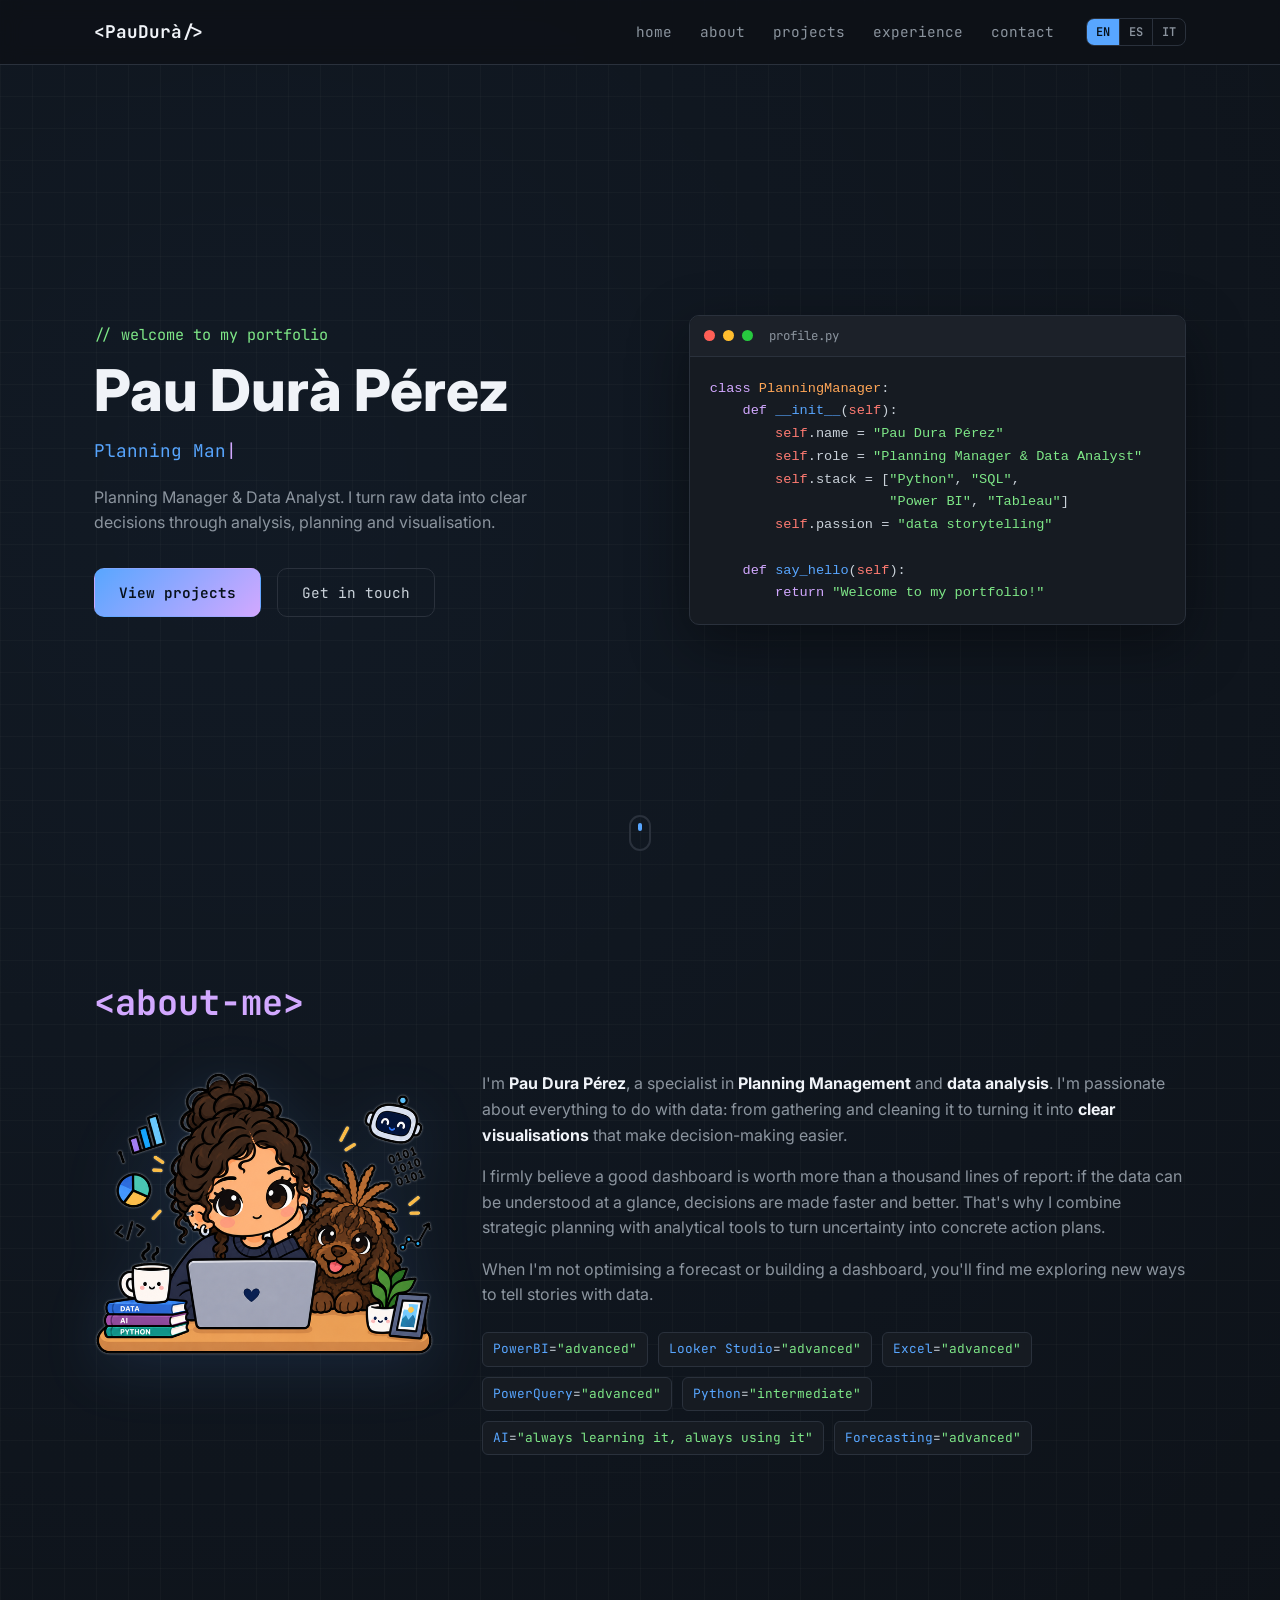
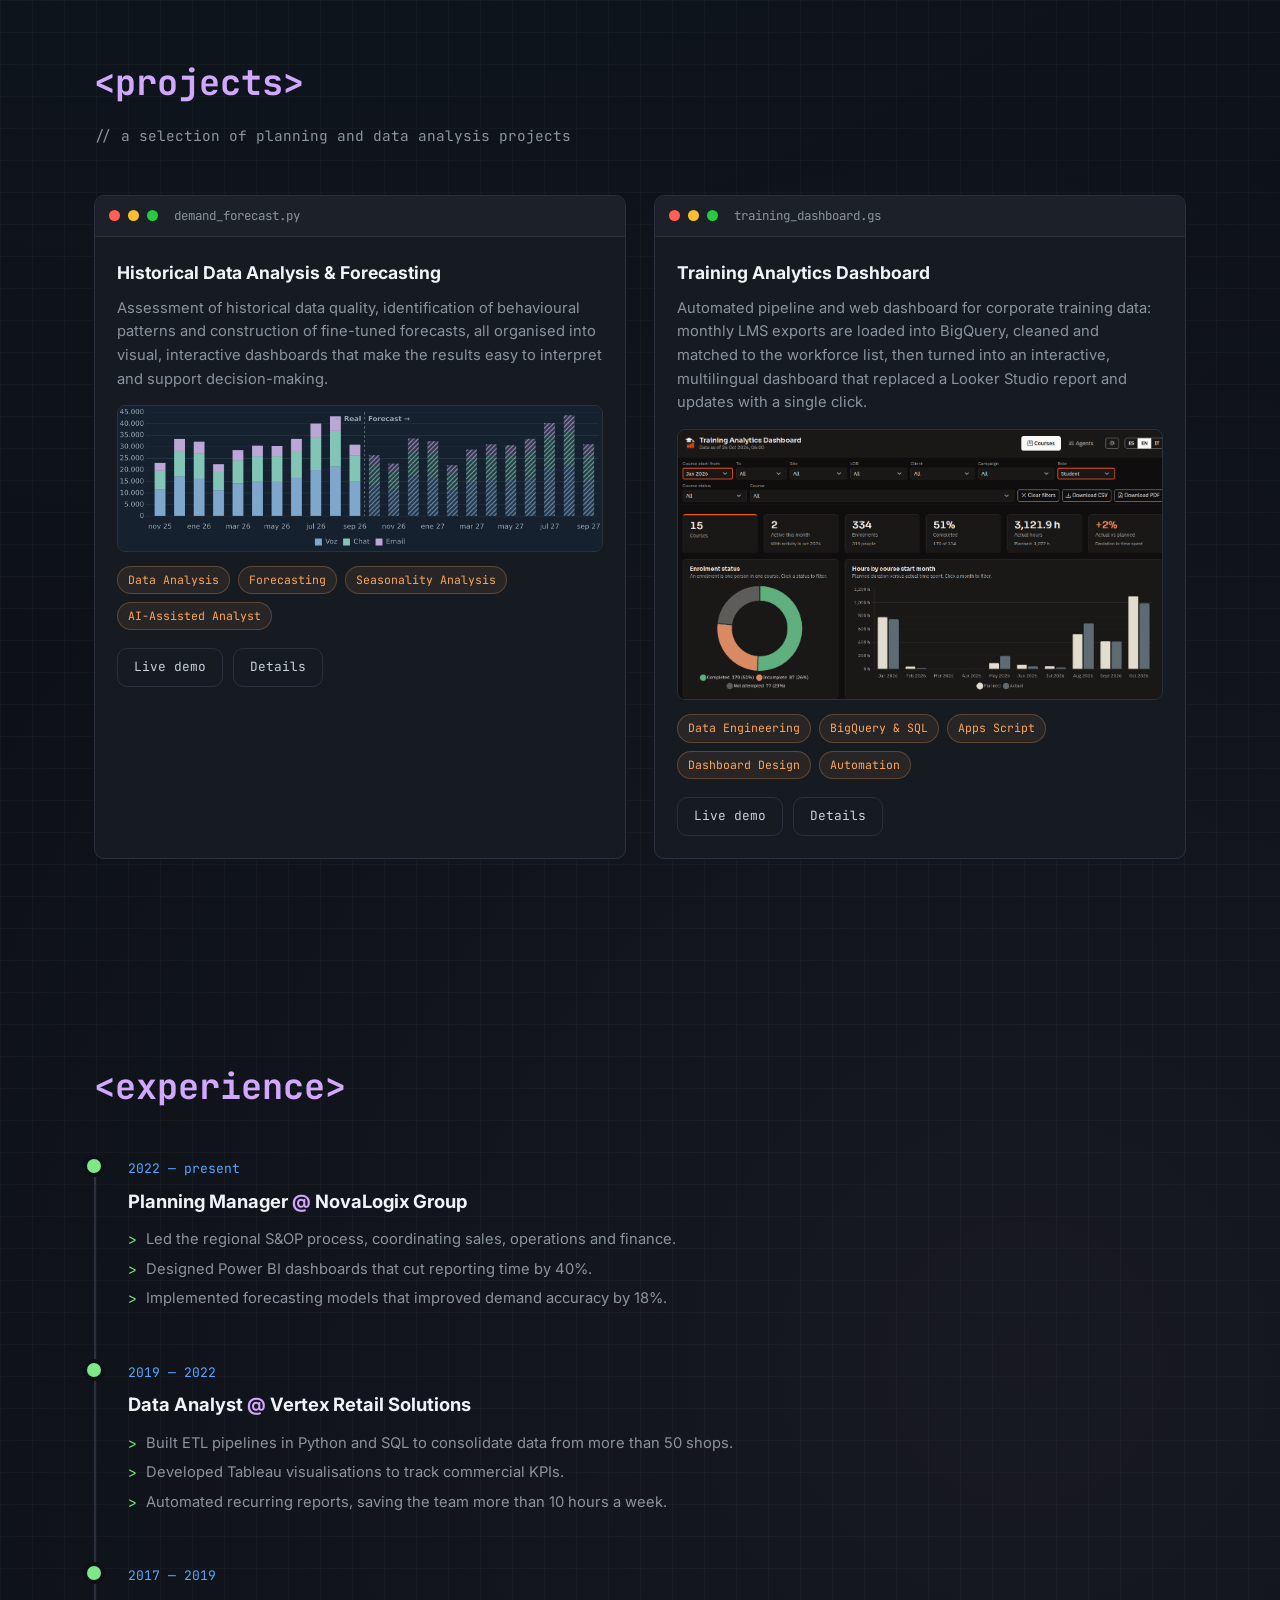
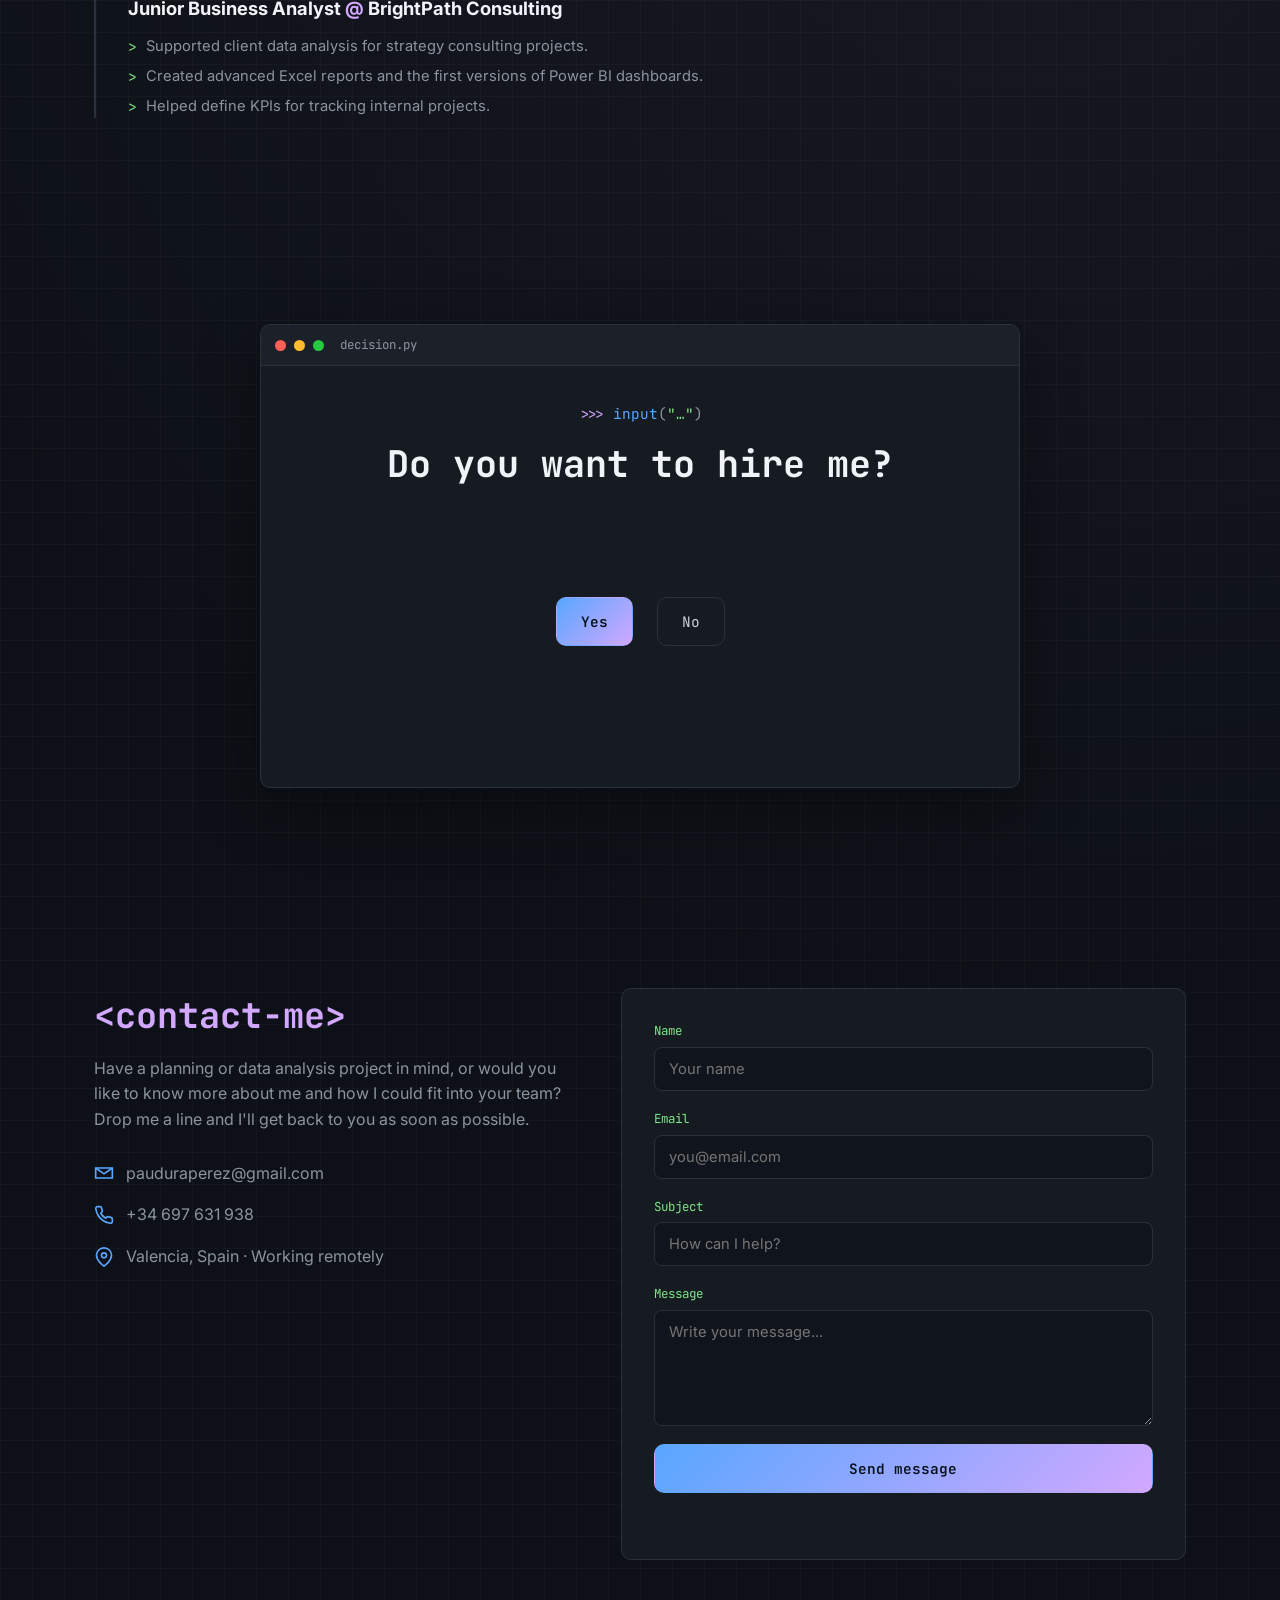
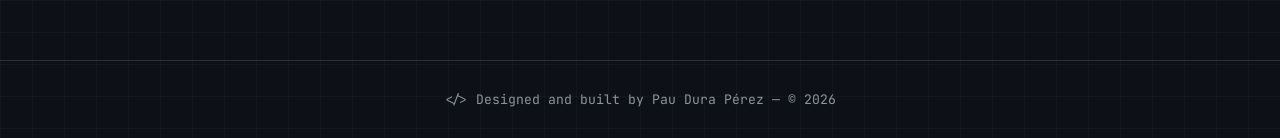
<file: index.html>
<!doctype html>
<html lang="en-GB">
<head>
<meta charset="utf-8">
<meta name="viewport" content="width=device-width, initial-scale=1.0">
<title>Pau Dura Pérez — Planning Manager & Data Analyst</title>
<link rel="preconnect" href="https://fonts.googleapis.com">
<link rel="preconnect" href="https://fonts.gstatic.com" crossorigin>
<link rel="stylesheet" href="https://fonts.googleapis.com/css2?family=Inter:wght@400;600;700;800&family=JetBrains+Mono:wght@400;600;700&display=swap">
<link rel="stylesheet" href="styles.css?v=12">
</head>
<body>

<!-- NAV -->
<header class="navbar">
  <div class="container navbar__inner">
    <a href="#home" class="logo">&lt;PauDurà<span class="accent">/</span>&gt;</a>
    <nav class="nav-links" id="navLinks">
      <a href="#home" data-i18n="nav.home">home</a>
      <a href="#about" data-i18n="nav.about">about</a>
      <a href="#projects" data-i18n="nav.projects">projects</a>
      <a href="#experience" data-i18n="nav.experience">experience</a>
      <a href="#contact" data-i18n="nav.contact">contact</a>
    </nav>
    <div class="lang-switch" role="group" aria-label="Language" data-i18n-attr="aria-label:lang.label">
      <button type="button" data-lang="en">EN</button><button type="button" data-lang="es">ES</button><button type="button" data-lang="it">IT</button>
    </div>
    <button class="nav-toggle" id="navToggle" aria-label="Open menu" data-i18n-attr="aria-label:a.menu">
      <span></span><span></span><span></span>
    </button>
  </div>
</header>

<!-- HERO -->
<section id="home" class="hero">
  <div class="container hero__inner">
    <div class="hero__text">
      <p class="hero__pretitle" data-i18n="hero.pretitle">// welcome to my portfolio</p>
      <h1 class="hero__title">Pau Durà Pérez</h1>
      <p class="hero__subtitle">
        <span class="typed" id="typedText"></span><span class="cursor">|</span>
      </p>
      <p class="hero__description" data-i18n="hero.desc">
        Planning Manager &amp; Data Analyst. I turn raw data into clear decisions
        through analysis, planning and visualisation.
      </p>
      <div class="hero__cta">
        <a href="#projects" class="btn btn--primary" data-i18n="hero.cta1">View projects</a>
        <a href="#contact" class="btn btn--ghost" data-i18n="hero.cta2">Get in touch</a>
      </div>
    </div>

    <div class="hero__terminal">
      <div class="terminal">
        <div class="terminal__bar">
          <span class="dot dot--red"></span>
          <span class="dot dot--yellow"></span>
          <span class="dot dot--green"></span>
          <span class="terminal__title">profile.py</span>
        </div>
        <pre class="terminal__body"><code><span class="tok-key">class</span> <span class="tok-class">PlanningManager</span>:
    <span class="tok-key">def</span> <span class="tok-fn">__init__</span>(<span class="tok-var">self</span>):
        <span class="tok-var">self</span>.name = <span class="tok-str">"Pau Dura Pérez"</span>
        <span class="tok-var">self</span>.role = <span class="tok-str">"Planning Manager & Data Analyst"</span>
        <span class="tok-var">self</span>.stack = [<span class="tok-str">"Python"</span>, <span class="tok-str">"SQL"</span>,
                      <span class="tok-str">"Power BI"</span>, <span class="tok-str">"Tableau"</span>]
        <span class="tok-var">self</span>.passion = <span class="tok-str">"data storytelling"</span>

    <span class="tok-key">def</span> <span class="tok-fn">say_hello</span>(<span class="tok-var">self</span>):
        <span class="tok-key">return</span> <span class="tok-str" data-i18n="hero.hello">"Welcome to my portfolio!"</span></code></pre>
      </div>
    </div>
  </div>
  <a href="#about" class="scroll-hint" aria-label="Scroll down" data-i18n-attr="aria-label:a.scroll">
    <span></span>
  </a>
</section>

<!-- ABOUT -->
<section id="about" class="section">
  <div class="container">
    <h2 class="section__title"><span class="tag" data-i18n="about.title">&lt;about-me&gt;</span></h2>

    <div class="about__grid">
      <div class="about__avatar">
        <img src="img/avatar.png?v=12" class="avatar-illustration" width="640" height="535"
             alt="Illustration of Pau working on a laptop with a dog alongside, surrounded by charts, code and an AI robot" data-i18n-attr="alt:a.avatar">
      </div>

      <div class="about__content">
        <p data-i18n="about.p1">
          I'm <strong>Pau Dura Pérez</strong>, a specialist in <strong>Planning Management</strong> and
          <strong>data analysis</strong>. I'm passionate about everything to do with data: from
          gathering and cleaning it to turning it into <strong>clear visualisations</strong>
          that make decision-making easier.
        </p>
        <p data-i18n="about.p2">
          I firmly believe a good dashboard is worth more than a thousand lines of report: if the data
          can be understood at a glance, decisions are made faster and better. That's why I combine
          strategic planning with analytical tools to turn uncertainty into
          concrete action plans.
        </p>
        <p data-i18n="about.p3">
          When I'm not optimising a forecast or building a dashboard, you'll find me
          exploring new ways to tell stories with data.
        </p>

        <div class="skills">
          <span class="skill-tag"><span class="skill-key">PowerBI</span>=<span class="skill-val" data-i18n="skill.advanced">"advanced"</span></span>
          <span class="skill-tag"><span class="skill-key">Looker Studio</span>=<span class="skill-val" data-i18n="skill.advanced">"advanced"</span></span>
          <span class="skill-tag"><span class="skill-key">Excel</span>=<span class="skill-val" data-i18n="skill.advanced">"advanced"</span></span>
          <span class="skill-tag"><span class="skill-key">PowerQuery</span>=<span class="skill-val" data-i18n="skill.advanced">"advanced"</span></span>
          <span class="skill-tag"><span class="skill-key">Python</span>=<span class="skill-val" data-i18n="skill.intermediate">"intermediate"</span></span>
          <span class="skill-tag"><span class="skill-key">AI</span>=<span class="skill-val" data-i18n="skill.ai">"always learning it, always using it"</span></span>
          <span class="skill-tag"><span class="skill-key">Forecasting</span>=<span class="skill-val" data-i18n="skill.advanced">"advanced"</span></span>
        </div>
      </div>
    </div>
  </div>
</section>

<!-- PROJECTS -->
<section id="projects" class="section section--alt">
  <div class="container">
    <h2 class="section__title"><span class="tag" data-i18n="projects.title">&lt;projects&gt;</span></h2>
    <p class="section__subtitle" data-i18n="projects.sub">// a selection of planning and data analysis projects</p>

    <div class="projects__grid">

      <article class="project-card">
        <div class="terminal__bar">
          <span class="dot dot--red"></span><span class="dot dot--yellow"></span><span class="dot dot--green"></span>
          <span class="terminal__title">demand_forecast.py</span>
        </div>
        <div class="project-card__body">
          <h3 data-i18n="fc.title">Historical Data Analysis &amp; Forecasting</h3>
          <p data-i18n="fc.desc">
            Assessment of historical data quality, identification of behavioural patterns and construction
            of fine-tuned forecasts, all organised into visual, interactive dashboards that make the results
            easy to interpret and support decision-making.
          </p>
          <a href="projects/forecasting_liveDemo.html" class="project-card__preview" target="_blank" rel="noopener" aria-label="Open the forecasting dashboard" data-i18n-attr="aria-label:a.fcOpen">
            <img src="projects/img/forecasting_preview.png" alt="Monthly history and forecast chart from the forecasting dashboard" width="838" height="250" loading="lazy" data-i18n-attr="alt:a.fcImg">
          </a>
          <div class="tech-tags">
            <span data-i18n="tag.dataAnalysis">Data Analysis</span><span>Forecasting</span><span data-i18n="tag.seasonality">Seasonality Analysis</span><span data-i18n="tag.aiAnalyst">AI-Assisted Analyst</span>
          </div>
          <div class="project-card__links">
            <a href="projects/forecasting_liveDemo.html" class="btn btn--small btn--ghost" target="_blank" rel="noopener" data-i18n="btn.demo">Live demo</a>
            <a href="projects/forecasting_moreDetails.html" class="btn btn--small btn--ghost" data-i18n="btn.details">Details</a>
          </div>
        </div>
      </article>

      <article class="project-card">
        <div class="terminal__bar">
          <span class="dot dot--red"></span><span class="dot dot--yellow"></span><span class="dot dot--green"></span>
          <span class="terminal__title">training_dashboard.gs</span>
        </div>
        <div class="project-card__body">
          <h3 data-i18n="tr.title">Training Analytics Dashboard</h3>
          <p data-i18n="tr.card">
            Automated pipeline and web dashboard for corporate training data: monthly LMS exports are loaded into
            BigQuery, cleaned and matched to the workforce list, then turned into an interactive, multilingual
            dashboard that replaced a Looker Studio report and updates with a single click.
          </p>
          <a href="projects/training_liveDemo.html" class="project-card__preview" target="_blank" rel="noopener" aria-label="Open the training dashboard demo" data-i18n-attr="aria-label:a.trOpen">
            <img src="projects/img/training_preview.png?v=12" alt="Training dashboard with KPIs, enrolment status and hours by month" width="1280" height="705" loading="lazy" data-i18n-attr="alt:a.trImg">
          </a>
          <div class="tech-tags">
            <span data-i18n="tag.dataEng">Data Engineering</span><span>BigQuery &amp; SQL</span><span>Apps Script</span><span data-i18n="tag.dashDesign">Dashboard Design</span><span data-i18n="tag.automation">Automation</span>
          </div>
          <div class="project-card__links">
            <a href="projects/training_liveDemo.html" class="btn btn--small btn--ghost" target="_blank" rel="noopener" data-i18n="btn.demo">Live demo</a>
            <a href="projects/training_moreDetails.html" class="btn btn--small btn--ghost" data-i18n="btn.details">Details</a>
          </div>
        </div>
      </article>

    </div>
  </div>
</section>

<!-- EXPERIENCE -->
<section id="experience" class="section">
  <div class="container">
    <h2 class="section__title"><span class="tag" data-i18n="exp.title">&lt;experience&gt;</span></h2>

    <div class="timeline">

      <div class="timeline__item">
        <div class="timeline__dot"></div>
        <div class="timeline__content">
          <span class="timeline__date" data-i18n="exp.present">2022 — present</span>
          <h3>Planning Manager <span class="at">@</span> NovaLogix Group</h3>
          <ul>
            <li data-i18n="exp.1a">Led the regional S&amp;OP process, coordinating sales, operations and finance.</li>
            <li data-i18n="exp.1b">Designed Power BI dashboards that cut reporting time by 40%.</li>
            <li data-i18n="exp.1c">Implemented forecasting models that improved demand accuracy by 18%.</li>
          </ul>
        </div>
      </div>

      <div class="timeline__item">
        <div class="timeline__dot"></div>
        <div class="timeline__content">
          <span class="timeline__date">2019 — 2022</span>
          <h3>Data Analyst <span class="at">@</span> Vertex Retail Solutions</h3>
          <ul>
            <li data-i18n="exp.2a">Built ETL pipelines in Python and SQL to consolidate data from more than 50 shops.</li>
            <li data-i18n="exp.2b">Developed Tableau visualisations to track commercial KPIs.</li>
            <li data-i18n="exp.2c">Automated recurring reports, saving the team more than 10 hours a week.</li>
          </ul>
        </div>
      </div>

      <div class="timeline__item">
        <div class="timeline__dot"></div>
        <div class="timeline__content">
          <span class="timeline__date">2017 — 2019</span>
          <h3>Junior Business Analyst <span class="at">@</span> BrightPath Consulting</h3>
          <ul>
            <li data-i18n="exp.3a">Supported client data analysis for strategy consulting projects.</li>
            <li data-i18n="exp.3b">Created advanced Excel reports and the first versions of Power BI dashboards.</li>
            <li data-i18n="exp.3c">Helped define KPIs for tracking internal projects.</li>
          </ul>
        </div>
      </div>

    </div>
  </div>
</section>

<!-- HIRE ME (playful section: the "No" button runs away) -->
<section id="hire" class="section hire">
  <div class="container">
    <div class="hire__box">
      <div class="terminal__bar">
        <span class="dot dot--red"></span><span class="dot dot--yellow"></span><span class="dot dot--green"></span>
        <span class="terminal__title">decision.py</span>
      </div>
      <div class="hire__body">
        <p class="hire__prompt"><span class="tok-key">&gt;&gt;&gt;</span> <span class="tok-fn">input</span>(<span class="tok-str">"…"</span>)</p>
        <h2 class="hire__title" data-i18n="hire.title">Do you want to hire me?</h2>
        <div class="hire__arena" id="hireArena">
          <a href="#contact" class="btn btn--primary hire__yes" id="hireYes" data-i18n="hire.yes">Yes</a>
          <button type="button" class="btn btn--ghost hire__no" id="hireNo">No</button>
        </div>
        <p class="hire__counter" id="hireCounter" aria-live="polite"></p>
      </div>
    </div>
  </div>
</section>

<!-- CONTACT -->
<section id="contact" class="section section--alt">
  <div class="container contact__inner">
    <div class="contact__info">
      <h2 class="section__title"><span class="tag" data-i18n="contact.title">&lt;contact-me&gt;</span></h2>
      <p data-i18n="contact.text">
        Have a planning or data analysis project in mind, or would you like to know
        more about me and how I could fit into your team? Drop me a line and
        I'll get back to you as soon as possible.
      </p>
      <ul class="contact__list">
        <li>
          <svg width="20" height="20" viewBox="0 0 24 24" fill="none" stroke="currentColor" stroke-width="2"><path d="M4 4h16v16H4z" opacity="0"/><path d="M22 6l-10 7L2 6"/><path d="M2 6h20v12H2z"/></svg>
          <a href="mailto:pauduraperez@gmail.com">pauduraperez@gmail.com</a>
        </li>
        <li>
          <svg width="20" height="20" viewBox="0 0 24 24" fill="none" stroke="currentColor" stroke-width="2"><path d="M22 16.92v3a2 2 0 0 1-2.18 2 19.79 19.79 0 0 1-8.63-3.07 19.5 19.5 0 0 1-6-6 19.79 19.79 0 0 1-3.07-8.67A2 2 0 0 1 4.11 2h3a2 2 0 0 1 2 1.72 12.84 12.84 0 0 0 .7 2.81 2 2 0 0 1-.45 2.11L8.09 9.91a16 16 0 0 0 6 6l1.27-1.27a2 2 0 0 1 2.11-.45 12.84 12.84 0 0 0 2.81.7A2 2 0 0 1 22 16.92z" stroke-linecap="round" stroke-linejoin="round"/></svg>
          <a href="tel:+34697631938">+34 697 631 938</a>
        </li>
        <li>
          <svg width="20" height="20" viewBox="0 0 24 24" fill="none" stroke="currentColor" stroke-width="2"><path d="M21 10c0 7-9 13-9 13s-9-6-9-13a9 9 0 1 1 18 0z"/><circle cx="12" cy="10" r="3"/></svg>
          <span data-i18n="contact.location">Valencia, Spain · Working remotely</span>
        </li>
      </ul>
    </div>

    <form id="contactForm" class="contact__form">
      <div class="form-group">
        <label for="name" data-i18n="form.name">Name</label>
        <input type="text" id="name" name="name" placeholder="Your name" required data-i18n-attr="placeholder:p.name">
      </div>
      <div class="form-group">
        <label for="email">Email</label>
        <input type="email" id="email" name="email" placeholder="you@email.com" required data-i18n-attr="placeholder:p.email">
      </div>
      <div class="form-group">
        <label for="subject" data-i18n="form.subject">Subject</label>
        <input type="text" id="subject" name="subject" placeholder="How can I help?" required data-i18n-attr="placeholder:p.subject">
      </div>
      <div class="form-group">
        <label for="message" data-i18n="form.message">Message</label>
        <textarea id="message" name="message" rows="5" placeholder="Write your message..." required data-i18n-attr="placeholder:p.message"></textarea>
      </div>
      <button type="submit" class="btn btn--primary" id="submitBtn" data-i18n="form.send">Send message</button>
      <p class="form-status" id="formStatus"></p>
    </form>
  </div>
</section>

<footer class="footer">
  <div class="container">
    <p data-i18n="footer">&lt;/&gt; Designed and built by Pau Dura Pérez — © 2026</p>
  </div>
</footer>

<script src="i18n.js?v=12"></script>
<script src="script.js?v=12"></script>

</body></html>
</file>
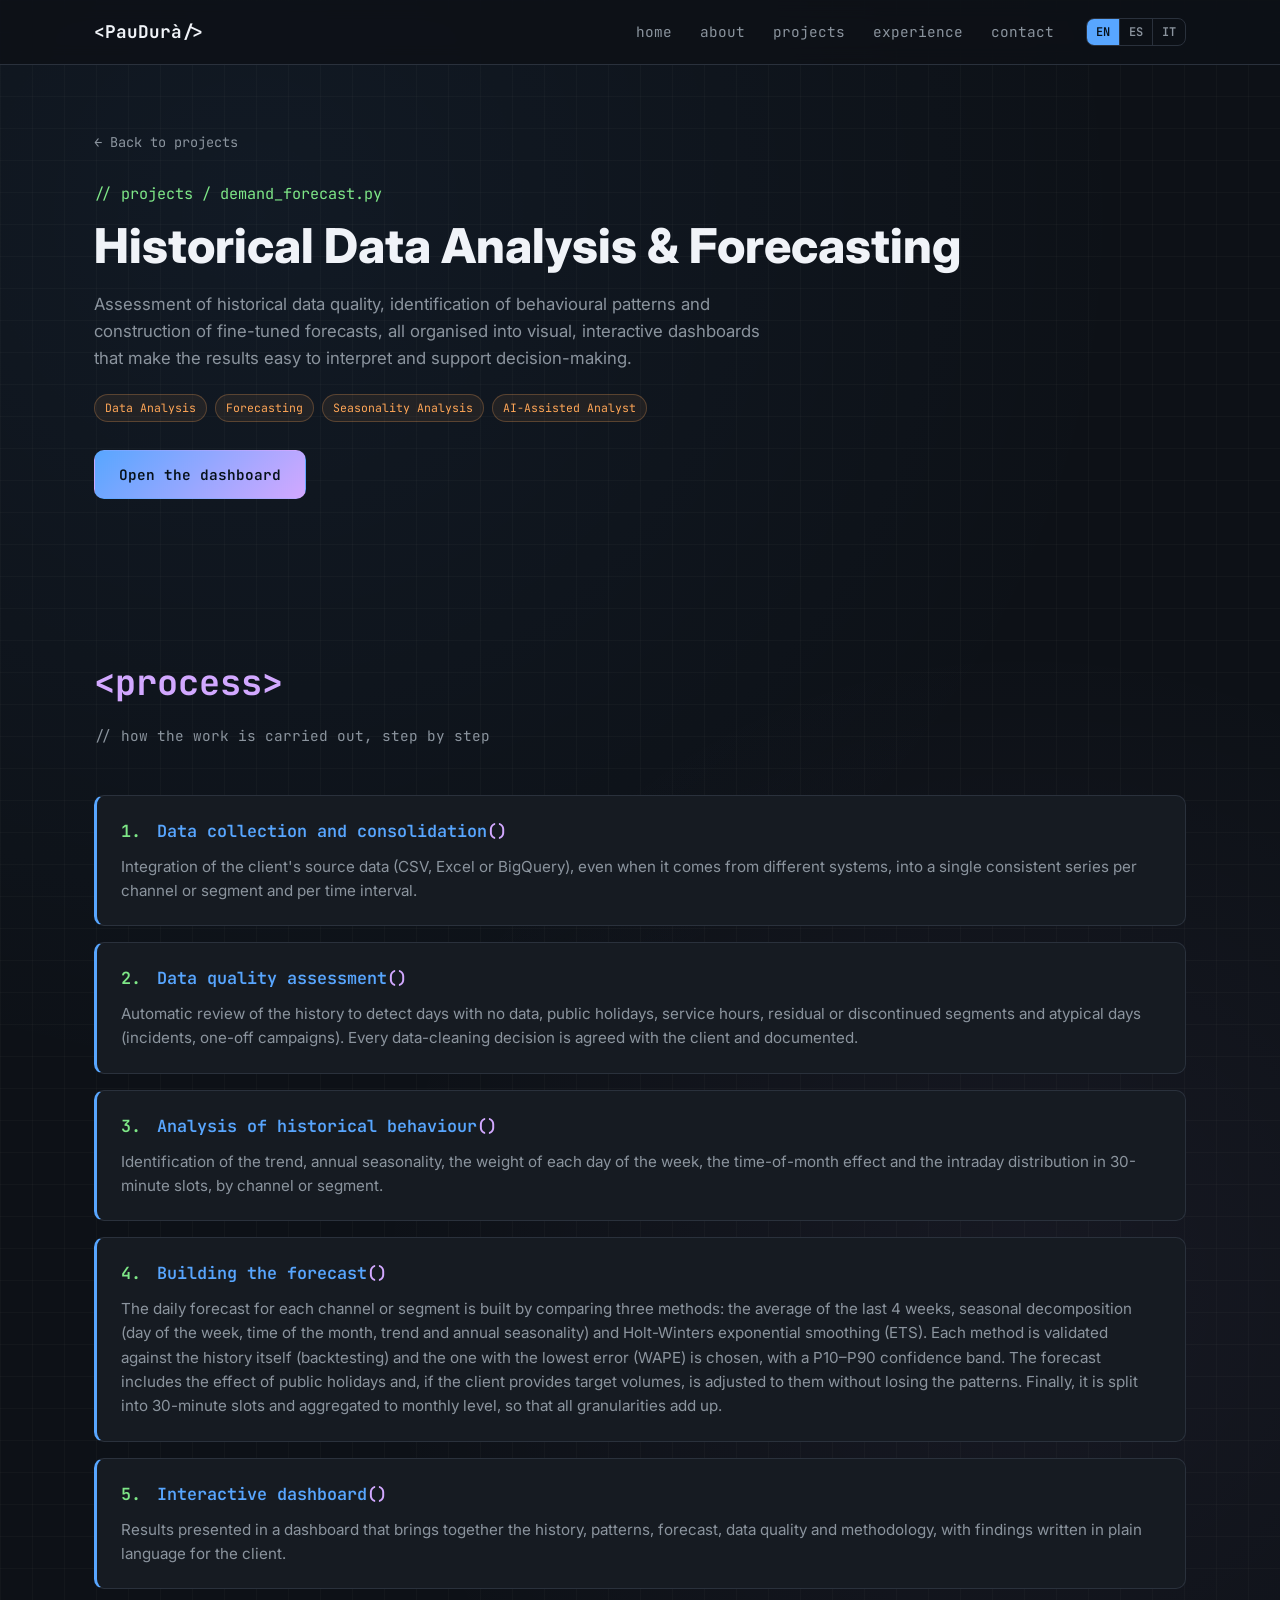
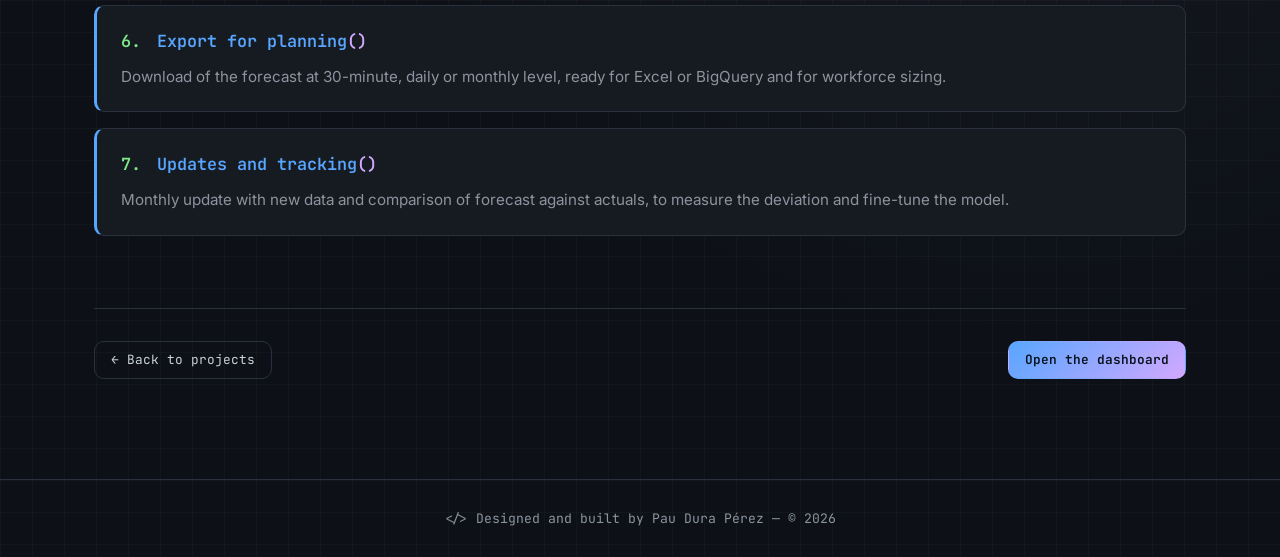
<file: projects/forecasting_moreDetails.html>
<!doctype html>
<html lang="en-GB">
<head>
<meta charset="utf-8">
<meta name="viewport" content="width=device-width, initial-scale=1.0">
<title>Historical Data Analysis &amp; Forecasting — Pau Durà Pérez</title>
<link rel="preconnect" href="https://fonts.googleapis.com">
<link rel="preconnect" href="https://fonts.gstatic.com" crossorigin>
<link rel="stylesheet" href="https://fonts.googleapis.com/css2?family=Inter:wght@400;600;700;800&family=JetBrains+Mono:wght@400;600;700&display=swap">
<link rel="stylesheet" href="../styles.css?v=12">
</head>
<body>

<!-- NAV (same as the home page; links point back to its sections) -->
<header class="navbar">
  <div class="container navbar__inner">
    <a href="../index.html#home" class="logo">&lt;PauDurà<span class="accent">/</span>&gt;</a>
    <nav class="nav-links" id="navLinks">
      <a href="../index.html#home" data-i18n="nav.home">home</a>
      <a href="../index.html#about" data-i18n="nav.about">about</a>
      <a href="../index.html#projects" data-i18n="nav.projects">projects</a>
      <a href="../index.html#experience" data-i18n="nav.experience">experience</a>
      <a href="../index.html#contact" data-i18n="nav.contact">contact</a>
    </nav>
    <div class="lang-switch" role="group" aria-label="Language" data-i18n-attr="aria-label:lang.label">
      <button type="button" data-lang="en">EN</button><button type="button" data-lang="es">ES</button><button type="button" data-lang="it">IT</button>
    </div>
    <button class="nav-toggle" id="navToggle" aria-label="Open menu" data-i18n-attr="aria-label:a.menu">
      <span></span><span></span><span></span>
    </button>
  </div>
</header>

<!-- PROJECT HEADER -->
<section class="page-header">
  <div class="container">
    <a href="../index.html#projects" class="back-link" data-i18n="btn.back">&larr; Back to projects</a>
    <p class="hero__pretitle" data-i18n="fc.pretitle">// projects / demand_forecast.py</p>
    <h1 class="page-header__title" data-i18n="fc.title">Historical Data Analysis &amp; Forecasting</h1>
    <p class="page-header__intro" data-i18n="fc.desc">
      Assessment of historical data quality, identification of behavioural patterns and construction
      of fine-tuned forecasts, all organised into visual, interactive dashboards that make the results
      easy to interpret and support decision-making.
    </p>
    <div class="tech-tags">
      <span data-i18n="tag.dataAnalysis">Data Analysis</span><span>Forecasting</span><span data-i18n="tag.seasonality">Seasonality Analysis</span><span data-i18n="tag.aiAnalyst">AI-Assisted Analyst</span>
    </div>
    <div class="hero__cta">
      <a href="forecasting_liveDemo.html" class="btn btn--primary" target="_blank" rel="noopener" data-i18n="btn.open">Open the dashboard</a>
    </div>
  </div>
</section>

<!-- PROCESS -->
<section class="section section--alt">
  <div class="container">
    <h2 class="section__title"><span class="tag" data-i18n="process.title">&lt;process&gt;</span></h2>
    <p class="section__subtitle" data-i18n="fc.processSub">// how the work is carried out, step by step</p>
        <div class="steps">
          <article class="step">
            <div>
              <h4 class="step__title"><span class="step__num">1.</span> <span class="step__name" data-i18n="fc.s1">Data collection and consolidation</span><span class="step__parens">()</span></h4>
              <p data-i18n="fc.s1d">Integration of the client's source data (CSV, Excel or BigQuery), even when it comes from different systems, into a single consistent series per channel or segment and per time interval.</p>
            </div>
          </article>
          <article class="step">
            <div>
              <h4 class="step__title"><span class="step__num">2.</span> <span class="step__name" data-i18n="fc.s2">Data quality assessment</span><span class="step__parens">()</span></h4>
              <p data-i18n="fc.s2d">Automatic review of the history to detect days with no data, public holidays, service hours, residual or discontinued segments and atypical days (incidents, one-off campaigns). Every data-cleaning decision is agreed with the client and documented.</p>
            </div>
          </article>
          <article class="step">
            <div>
              <h4 class="step__title"><span class="step__num">3.</span> <span class="step__name" data-i18n="fc.s3">Analysis of historical behaviour</span><span class="step__parens">()</span></h4>
              <p data-i18n="fc.s3d">Identification of the trend, annual seasonality, the weight of each day of the week, the time-of-month effect and the intraday distribution in 30-minute slots, by channel or segment.</p>
            </div>
          </article>
          <article class="step">
            <div>
              <h4 class="step__title"><span class="step__num">4.</span> <span class="step__name" data-i18n="fc.s4">Building the forecast</span><span class="step__parens">()</span></h4>
              <p data-i18n="fc.s4d">The daily forecast for each channel or segment is built by comparing three methods: the average of the last 4 weeks, seasonal decomposition (day of the week, time of the month, trend and annual seasonality) and Holt-Winters exponential smoothing (ETS). Each method is validated against the history itself (backtesting) and the one with the lowest error (WAPE) is chosen, with a P10–P90 confidence band. The forecast includes the effect of public holidays and, if the client provides target volumes, is adjusted to them without losing the patterns. Finally, it is split into 30-minute slots and aggregated to monthly level, so that all granularities add up.</p>
            </div>
          </article>
          <article class="step">
            <div>
              <h4 class="step__title"><span class="step__num">5.</span> <span class="step__name" data-i18n="fc.s5">Interactive dashboard</span><span class="step__parens">()</span></h4>
              <p data-i18n="fc.s5d">Results presented in a dashboard that brings together the history, patterns, forecast, data quality and methodology, with findings written in plain language for the client.</p>
            </div>
          </article>
          <article class="step">
            <div>
              <h4 class="step__title"><span class="step__num">6.</span> <span class="step__name" data-i18n="fc.s6">Export for planning</span><span class="step__parens">()</span></h4>
              <p data-i18n="fc.s6d">Download of the forecast at 30-minute, daily or monthly level, ready for Excel or BigQuery and for workforce sizing.</p>
            </div>
          </article>
          <article class="step">
            <div>
              <h4 class="step__title"><span class="step__num">7.</span> <span class="step__name" data-i18n="fc.s7">Updates and tracking</span><span class="step__parens">()</span></h4>
              <p data-i18n="fc.s7d">Monthly update with new data and comparison of forecast against actuals, to measure the deviation and fine-tune the model.</p>
            </div>
          </article>
        </div>
    <div class="page-footer-nav">
      <a href="../index.html#projects" class="btn btn--small btn--ghost" data-i18n="btn.back">&larr; Back to projects</a>
      <a href="forecasting_liveDemo.html" class="btn btn--small btn--primary" target="_blank" rel="noopener" data-i18n="btn.open">Open the dashboard</a>
    </div>
  </div>
</section>

<footer class="footer">
  <div class="container">
    <p data-i18n="footer">&lt;/&gt; Designed and built by Pau Dura Pérez — © 2026</p>
  </div>
</footer>

<script src="../i18n.js?v=12"></script>
<script src="../script.js?v=12"></script>

</body></html>
</file>
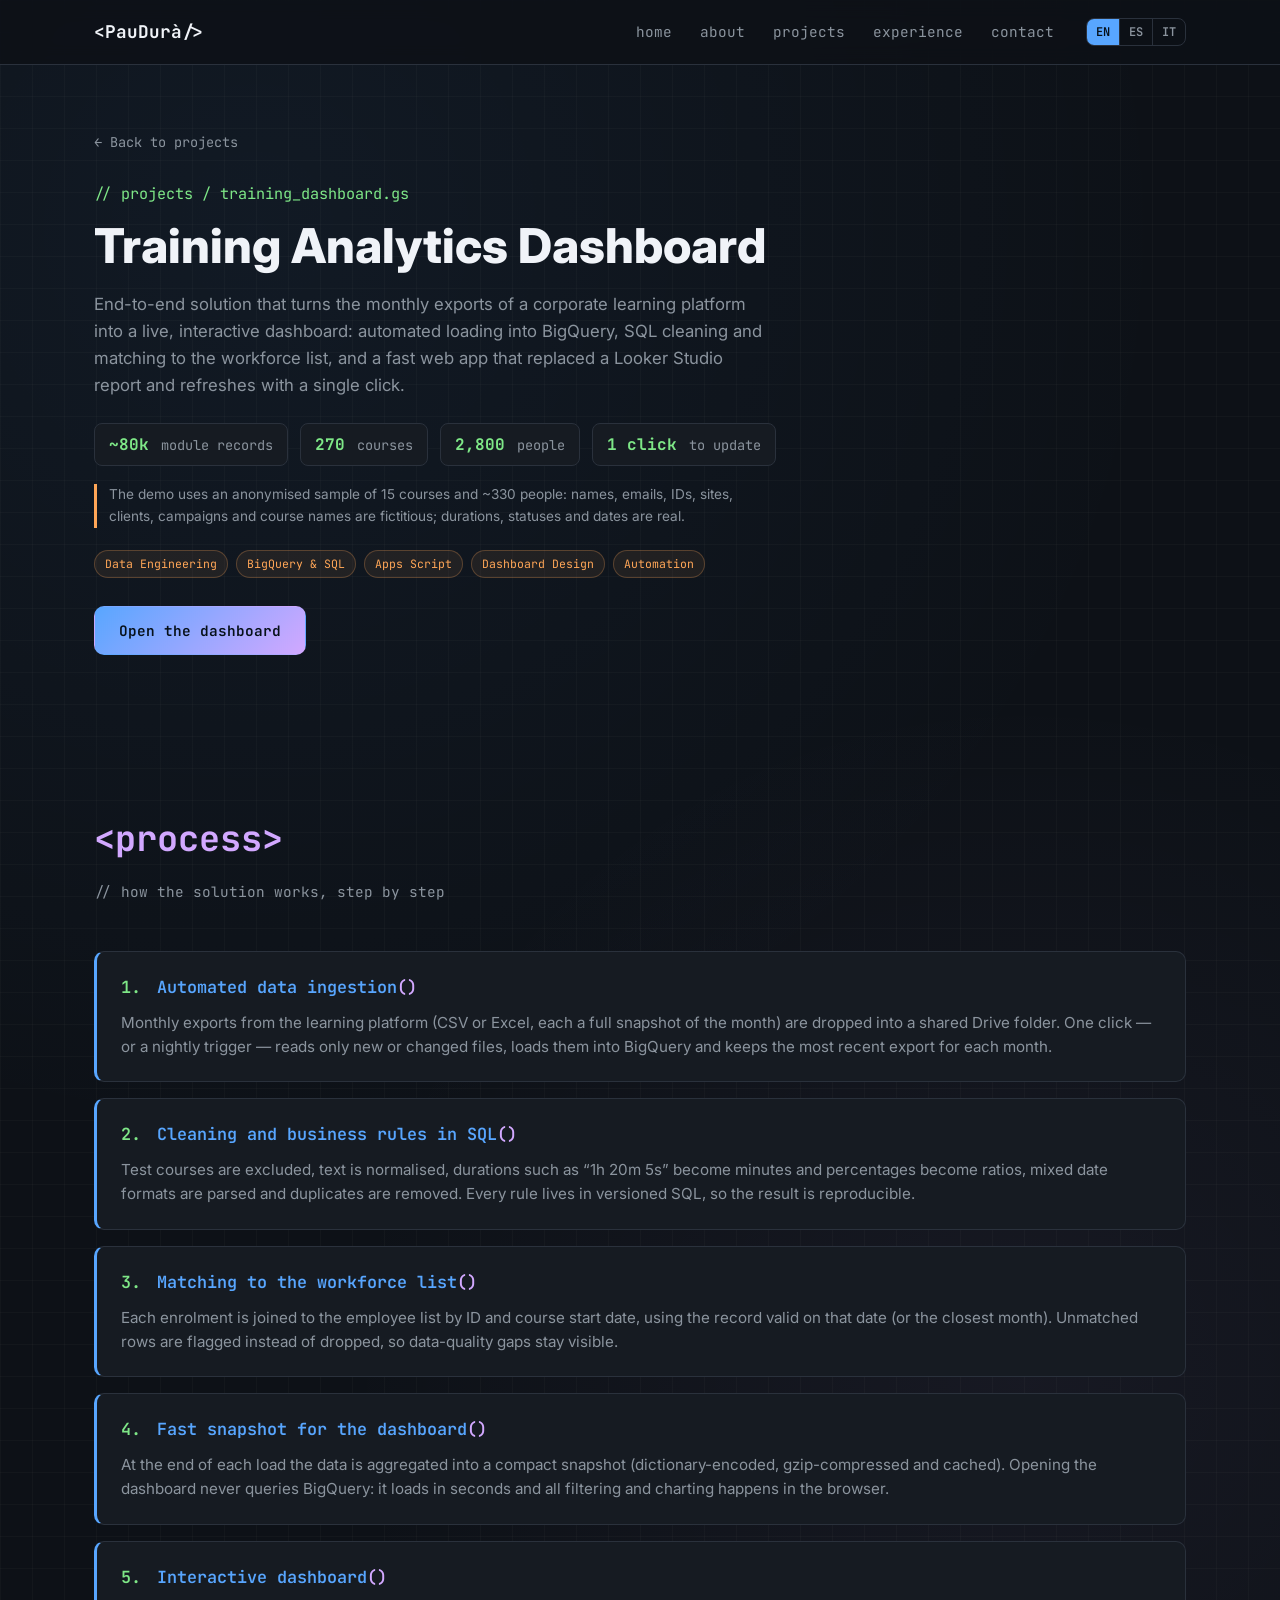
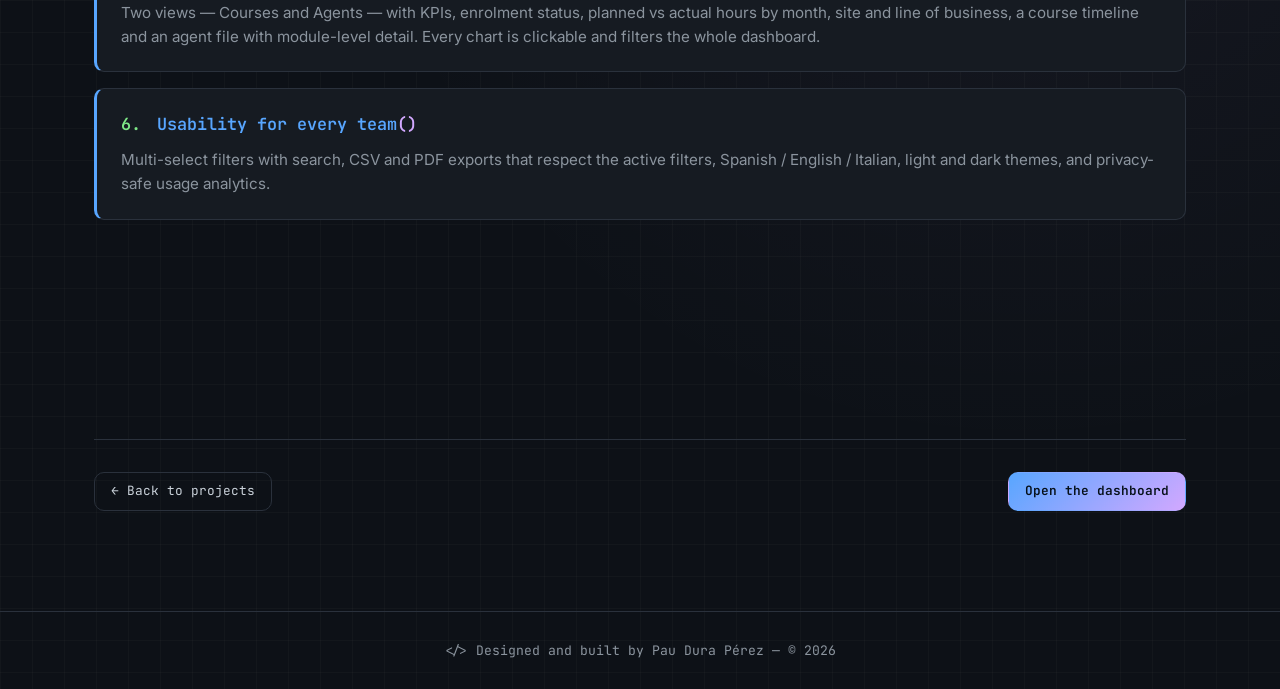
<file: projects/training_moreDetails.html>
<!doctype html>
<html lang="en-GB">
<head>
<meta charset="utf-8">
<meta name="viewport" content="width=device-width, initial-scale=1.0">
<title>Training Analytics Dashboard — Pau Durà Pérez</title>
<link rel="preconnect" href="https://fonts.googleapis.com">
<link rel="preconnect" href="https://fonts.gstatic.com" crossorigin>
<link rel="stylesheet" href="https://fonts.googleapis.com/css2?family=Inter:wght@400;600;700;800&family=JetBrains+Mono:wght@400;600;700&display=swap">
<link rel="stylesheet" href="../styles.css?v=12">
</head>
<body>

<!-- NAV (same as the home page; links point back to its sections) -->
<header class="navbar">
  <div class="container navbar__inner">
    <a href="../index.html#home" class="logo">&lt;PauDurà<span class="accent">/</span>&gt;</a>
    <nav class="nav-links" id="navLinks">
      <a href="../index.html#home" data-i18n="nav.home">home</a>
      <a href="../index.html#about" data-i18n="nav.about">about</a>
      <a href="../index.html#projects" data-i18n="nav.projects">projects</a>
      <a href="../index.html#experience" data-i18n="nav.experience">experience</a>
      <a href="../index.html#contact" data-i18n="nav.contact">contact</a>
    </nav>
    <div class="lang-switch" role="group" aria-label="Language" data-i18n-attr="aria-label:lang.label">
      <button type="button" data-lang="en">EN</button><button type="button" data-lang="es">ES</button><button type="button" data-lang="it">IT</button>
    </div>
    <button class="nav-toggle" id="navToggle" aria-label="Open menu" data-i18n-attr="aria-label:a.menu">
      <span></span><span></span><span></span>
    </button>
  </div>
</header>

<!-- PROJECT HEADER -->
<section class="page-header">
  <div class="container">
    <a href="../index.html#projects" class="back-link" data-i18n="btn.back">&larr; Back to projects</a>
    <p class="hero__pretitle" data-i18n="tr.pretitle">// projects / training_dashboard.gs</p>
    <h1 class="page-header__title" data-i18n="tr.title">Training Analytics Dashboard</h1>
    <p class="page-header__intro" data-i18n="tr.intro">
      End-to-end solution that turns the monthly exports of a corporate learning platform into a live,
      interactive dashboard: automated loading into BigQuery, SQL cleaning and matching to the workforce
      list, and a fast web app that replaced a Looker Studio report and refreshes with a single click.
    </p>
    <ul class="facts">
      <li data-i18n="tr.f1"><b>~80k</b> module records</li>
      <li data-i18n="tr.f2"><b>270</b> courses</li>
      <li data-i18n="tr.f3"><b>2,800</b> people</li>
      <li data-i18n="tr.f4"><b>1 click</b> to update</li>
    </ul>
    <p class="demo-note" data-i18n="tr.note">The demo uses an anonymised sample of 15 courses and ~330 people: names, emails, IDs,
      sites, clients, campaigns and course names are fictitious; durations, statuses and dates are real.</p>
    <div class="tech-tags">
      <span data-i18n="tag.dataEng">Data Engineering</span><span>BigQuery &amp; SQL</span><span>Apps Script</span><span data-i18n="tag.dashDesign">Dashboard Design</span><span data-i18n="tag.automation">Automation</span>
    </div>
    <div class="hero__cta">
      <a href="training_liveDemo.html" class="btn btn--primary" target="_blank" rel="noopener" data-i18n="btn.open">Open the dashboard</a>
    </div>
  </div>
</section>

<!-- PROCESS -->
<section class="section section--alt">
  <div class="container">
    <h2 class="section__title"><span class="tag" data-i18n="process.title">&lt;process&gt;</span></h2>
    <p class="section__subtitle" data-i18n="tr.processSub">// how the solution works, step by step</p>
        <div class="steps">
          <article class="step">
            <div>
              <h4 class="step__title"><span class="step__num">1.</span> <span class="step__name" data-i18n="tr.s1">Automated data ingestion</span><span class="step__parens">()</span></h4>
              <p data-i18n="tr.s1d">Monthly exports from the learning platform (CSV or Excel, each a full snapshot of the month) are dropped into a shared Drive folder. One click — or a nightly trigger — reads only new or changed files, loads them into BigQuery and keeps the most recent export for each month.</p>
            </div>
          </article>
          <article class="step">
            <div>
              <h4 class="step__title"><span class="step__num">2.</span> <span class="step__name" data-i18n="tr.s2">Cleaning and business rules in SQL</span><span class="step__parens">()</span></h4>
              <p data-i18n="tr.s2d">Test courses are excluded, text is normalised, durations such as “1h 20m 5s” become minutes and percentages become ratios, mixed date formats are parsed and duplicates are removed. Every rule lives in versioned SQL, so the result is reproducible.</p>
            </div>
          </article>
          <article class="step">
            <div>
              <h4 class="step__title"><span class="step__num">3.</span> <span class="step__name" data-i18n="tr.s3">Matching to the workforce list</span><span class="step__parens">()</span></h4>
              <p data-i18n="tr.s3d">Each enrolment is joined to the employee list by ID and course start date, using the record valid on that date (or the closest month). Unmatched rows are flagged instead of dropped, so data-quality gaps stay visible.</p>
            </div>
          </article>
          <article class="step">
            <div>
              <h4 class="step__title"><span class="step__num">4.</span> <span class="step__name" data-i18n="tr.s4">Fast snapshot for the dashboard</span><span class="step__parens">()</span></h4>
              <p data-i18n="tr.s4d">At the end of each load the data is aggregated into a compact snapshot (dictionary-encoded, gzip-compressed and cached). Opening the dashboard never queries BigQuery: it loads in seconds and all filtering and charting happens in the browser.</p>
            </div>
          </article>
          <article class="step">
            <div>
              <h4 class="step__title"><span class="step__num">5.</span> <span class="step__name" data-i18n="tr.s5">Interactive dashboard</span><span class="step__parens">()</span></h4>
              <p data-i18n="tr.s5d">Two views — Courses and Agents — with KPIs, enrolment status, planned vs actual hours by month, site and line of business, a course timeline and an agent file with module-level detail. Every chart is clickable and filters the whole dashboard.</p>
            </div>
          </article>
          <article class="step">
            <div>
              <h4 class="step__title"><span class="step__num">6.</span> <span class="step__name" data-i18n="tr.s6">Usability for every team</span><span class="step__parens">()</span></h4>
              <p data-i18n="tr.s6d">Multi-select filters with search, CSV and PDF exports that respect the active filters, Spanish / English / Italian, light and dark themes, and privacy-safe usage analytics.</p>
            </div>
          </article>
          <article class="step">
            <div>
              <h4 class="step__title"><span class="step__num">7.</span> <span class="step__name" data-i18n="tr.s7">Access control and notifications</span><span class="step__parens">()</span></h4>
              <p data-i18n="tr.s7d">Who can view the dashboard, run updates or receive the load report is managed from a simple Google Sheet. Every load sends an email summary with the files processed and any warnings.</p>
            </div>
          </article>
        </div>
    <div class="page-footer-nav">
      <a href="../index.html#projects" class="btn btn--small btn--ghost" data-i18n="btn.back">&larr; Back to projects</a>
      <a href="training_liveDemo.html" class="btn btn--small btn--primary" target="_blank" rel="noopener" data-i18n="btn.open">Open the dashboard</a>
    </div>
  </div>
</section>

<footer class="footer">
  <div class="container">
    <p data-i18n="footer">&lt;/&gt; Designed and built by Pau Dura Pérez — © 2026</p>
  </div>
</footer>

<script src="../i18n.js?v=12"></script>
<script src="../script.js?v=12"></script>

</body></html>
</file>
<file: styles.css>
/* ==========================================================================
   Variables
   ========================================================================== */
:root {
  --bg: #0d1117;
  --bg-alt: #10141c;
  --surface: #161b22;
  --surface-2: #1c2129;
  --border: #2a313c;
  --text: #c9d1d9;
  --text-dim: #8b949e;
  --text-bright: #f0f3f8;

  --accent-green: #7ee787;
  --accent-blue: #58a6ff;
  --accent-purple: #d2a8ff;
  --accent-orange: #ffa657;
  --accent-red: #ff7b72;

  --font-mono: 'JetBrains Mono', ui-monospace, 'SFMono-Regular', 'Cascadia Code', Consolas, 'Liberation Mono', monospace;
  --font-sans: 'Inter', -apple-system, 'Segoe UI', system-ui, Roboto, sans-serif;

  --radius: 10px;
  --max-width: 1140px;
}

/* ==========================================================================
   Reset & base
   ========================================================================== */
* { margin: 0; padding: 0; box-sizing: border-box; }

html { scroll-behavior: smooth; }

body {
  background-color: var(--bg);
  background-image:
    radial-gradient(circle at 20% 10%, rgba(88, 166, 255, 0.06), transparent 40%),
    radial-gradient(circle at 80% 60%, rgba(210, 168, 255, 0.05), transparent 40%),
    linear-gradient(rgba(255,255,255,0.025) 1px, transparent 1px),
    linear-gradient(90deg, rgba(255,255,255,0.025) 1px, transparent 1px);
  background-size: auto, auto, 32px 32px, 32px 32px;
  color: var(--text);
  font-family: var(--font-sans);
  line-height: 1.6;
  overflow-x: hidden;
}

.container {
  width: 100%;
  max-width: var(--max-width);
  margin: 0 auto;
  padding: 0 24px;
}

a { color: inherit; text-decoration: none; }
ul { list-style: none; }
img { max-width: 100%; display: block; }

::selection { background: var(--accent-blue); color: #061019; }

/* ==========================================================================
   Buttons & tags
   ========================================================================== */
.btn {
  display: inline-block;
  font-family: var(--font-mono);
  font-size: 0.9rem;
  padding: 12px 24px;
  border-radius: var(--radius);
  border: 1px solid transparent;
  line-height: inherit;
  cursor: pointer;
  transition: transform 0.15s ease, box-shadow 0.15s ease, background 0.15s ease;
}

.btn--primary {
  background: linear-gradient(135deg, var(--accent-blue), var(--accent-purple));
  color: #061019;
  font-weight: 600;
}
.btn--primary:hover { transform: translateY(-2px); box-shadow: 0 8px 24px rgba(88,166,255,0.25); }

.btn--ghost {
  background: transparent;
  border-color: var(--border);
  color: var(--text);
}
.btn--ghost:hover { border-color: var(--accent-blue); color: var(--accent-blue); }

.btn--small { padding: 8px 16px; font-size: 0.8rem; }

.tag {
  color: var(--accent-purple);
}

/* ==========================================================================
   Navbar
   ========================================================================== */
.navbar {
  position: sticky;
  top: 0;
  z-index: 100;
  background: rgba(13, 17, 23, 0.85);
  backdrop-filter: blur(10px);
  border-bottom: 1px solid var(--border);
}

.navbar__inner {
  display: flex;
  align-items: center;
  justify-content: space-between;
  height: 64px;
}

.logo {
  font-family: var(--font-mono);
  font-weight: 700;
  font-size: 1.1rem;
  color: var(--text-bright);
}
.logo .accent { color: var(--accent-green); }

.nav-links {
  display: flex;
  gap: 28px;
  margin-left: auto; /* menu sits on the right, next to the language switcher */
  font-family: var(--font-mono);
  font-size: 0.9rem;
}
.nav-links a { color: var(--text-dim); transition: color 0.15s; }
.nav-links a:hover { color: var(--accent-blue); }

.lang-switch {
  display: flex;
  margin-left: 32px;
  border: 1px solid var(--border);
  border-radius: 8px;
  overflow: hidden;
}
.lang-switch button {
  font-family: var(--font-mono);
  font-size: 0.75rem;
  font-weight: 600;
  padding: 5px 9px;
  background: transparent;
  color: var(--text-dim);
  border: none;
  cursor: pointer;
  transition: color 0.15s, background 0.15s;
}
.lang-switch button + button { border-left: 1px solid var(--border); }
.lang-switch button:hover { color: var(--accent-blue); }
.lang-switch button[aria-pressed="true"] { background: var(--accent-blue); color: #061019; }

.nav-toggle {
  display: none;
  flex-direction: column;
  gap: 5px;
  background: none;
  border: none;
  cursor: pointer;
}
.nav-toggle span {
  width: 24px; height: 2px;
  background: var(--text);
  border-radius: 2px;
}

/* ==========================================================================
   Hero
   ========================================================================== */
.hero {
  min-height: 90vh;
  display: flex;
  align-items: center;
  position: relative;
  padding: 60px 0;
}

.hero__inner {
  display: grid;
  grid-template-columns: 1.1fr 1fr;
  gap: 48px;
  align-items: center;
}

.hero__pretitle {
  font-family: var(--font-mono);
  color: var(--accent-green);
  margin-bottom: 12px;
  font-size: 0.95rem;
}

.hero__title {
  font-size: clamp(2.4rem, 5vw, 3.6rem);
  font-weight: 800;
  color: var(--text-bright);
  line-height: 1.1;
  margin-bottom: 14px;
  text-wrap: balance;
}

.hero__subtitle {
  font-family: var(--font-mono);
  color: var(--accent-blue);
  font-size: 1.1rem;
  min-height: 1.6em;
  margin-bottom: 20px;
}
.cursor {
  display: inline-block;
  animation: blink 1s step-end infinite;
  color: var(--accent-purple);
}
@keyframes blink { 50% { opacity: 0; } }

.hero__description {
  color: var(--text-dim);
  max-width: 480px;
  margin-bottom: 32px;
}

.hero__cta { display: flex; gap: 16px; flex-wrap: wrap; }

.terminal {
  background: var(--surface);
  border: 1px solid var(--border);
  border-radius: var(--radius);
  overflow: hidden;
  box-shadow: 0 20px 60px rgba(0,0,0,0.4);
}

.terminal__bar {
  display: flex;
  align-items: center;
  gap: 8px;
  padding: 10px 14px;
  background: var(--surface-2);
  border-bottom: 1px solid var(--border);
}

.dot { width: 11px; height: 11px; border-radius: 50%; }
.dot--red { background: #ff5f56; }
.dot--yellow { background: #ffbd2e; }
.dot--green { background: #27c93f; }

.terminal__title {
  margin-left: 8px;
  font-family: var(--font-mono);
  font-size: 0.78rem;
  color: var(--text-dim);
}

.terminal__body, .code-snippet {
  font-family: var(--font-mono);
  font-size: 0.85rem;
  padding: 20px;
  overflow-x: auto;
  color: var(--text);
}
.code-snippet {
  background: var(--bg-alt);
  border: 1px solid var(--border);
  border-radius: 8px;
  padding: 14px;
  margin: 14px 0;
  font-size: 0.8rem;
}

.tok-key { color: var(--accent-purple); }
.tok-class { color: var(--accent-orange); }
.tok-fn { color: var(--accent-blue); }
.tok-var { color: var(--accent-red); }
.tok-str { color: var(--accent-green); }

.scroll-hint {
  position: absolute;
  bottom: 24px;
  left: 50%;
  transform: translateX(-50%);
}
.scroll-hint span {
  display: block;
  width: 22px; height: 36px;
  border: 2px solid var(--border);
  border-radius: 12px;
  position: relative;
}
.scroll-hint span::after {
  content: '';
  position: absolute;
  top: 6px; left: 50%;
  width: 4px; height: 8px;
  background: var(--accent-blue);
  border-radius: 2px;
  transform: translateX(-50%);
  animation: scrollDown 1.6s ease-in-out infinite;
}
@keyframes scrollDown {
  0% { top: 6px; opacity: 1; }
  70% { top: 18px; opacity: 0; }
  100% { top: 6px; opacity: 0; }
}

/* ==========================================================================
   Sections (generic)
   ========================================================================== */
.section { padding: 100px 0; }
/* Alternate sections keep the page's grid background (no solid fill) */
.section--alt { background: transparent; }

.section__title {
  font-family: var(--font-mono);
  font-size: clamp(1.6rem, 3vw, 2.2rem);
  color: var(--text-bright);
  margin-bottom: 12px;
}
.section__subtitle {
  font-family: var(--font-mono);
  color: var(--text-dim);
  margin-bottom: 48px;
  font-size: 0.9rem;
}

/* ==========================================================================
   About
   ========================================================================== */
.about__grid {
  display: grid;
  grid-template-columns: 340px 1fr;
  gap: 48px;
  align-items: start;
  margin-top: 40px;
}

.avatar-illustration {
  width: 100%;
  height: auto;
  /* soft light halo so the drawing's dark outlines stay visible on the dark page */
  filter: drop-shadow(0 0 1px rgba(201, 209, 217, 0.45)) drop-shadow(0 12px 30px rgba(88, 166, 255, 0.12));
}

.about__content p { margin-bottom: 16px; color: var(--text-dim); }
.about__content strong { color: var(--text-bright); }

.skills {
  display: flex;
  flex-wrap: wrap;
  gap: 10px;
  margin-top: 24px;
}
.skill-tag {
  font-family: var(--font-mono);
  font-size: 0.8rem;
  background: var(--surface);
  border: 1px solid var(--border);
  border-radius: 6px;
  padding: 6px 10px;
}
.skill-key { color: var(--accent-blue); }
.skill-val { color: var(--accent-green); }

/* ==========================================================================
   Projects
   ========================================================================== */
.projects__grid {
  display: grid;
  grid-template-columns: repeat(2, 1fr);
  gap: 28px;
}

.project-card {
  background: var(--surface);
  border: 1px solid var(--border);
  border-radius: var(--radius);
  overflow: hidden;
  transition: transform 0.2s ease, border-color 0.2s ease;
}
.project-card:hover {
  transform: translateY(-4px);
  border-color: var(--accent-blue);
}

.project-card__body { padding: 22px; }
.project-card__body h3 { color: var(--text-bright); margin-bottom: 10px; font-size: 1.1rem; }
.project-card__body p { color: var(--text-dim); font-size: 0.92rem; margin-bottom: 4px; }

.tech-tags {
  display: flex;
  flex-wrap: wrap;
  gap: 8px;
  margin: 14px 0 18px;
}
.tech-tags span {
  font-family: var(--font-mono);
  font-size: 0.72rem;
  color: var(--accent-orange);
  background: rgba(255,166,87,0.08);
  border: 1px solid rgba(255,166,87,0.25);
  border-radius: 20px;
  padding: 4px 10px;
}

.project-card__preview {
  display: block;
  margin: 14px 0;
  border: 1px solid var(--border);
  border-radius: 8px;
  overflow: hidden;
  background: var(--bg-alt);
  transition: border-color 0.15s ease;
}
.project-card__preview:hover { border-color: var(--accent-blue); }
.project-card__preview img { width: 100%; height: auto; }

.project-card__links { display: flex; gap: 10px; }

/* ==========================================================================
   Experience / timeline
   ========================================================================== */
.timeline {
  position: relative;
  margin-top: 40px;
  padding-left: 32px;
  border-left: 2px solid var(--border);
}

.timeline__item { position: relative; margin-bottom: 48px; }
.timeline__item:last-child { margin-bottom: 0; }

.timeline__dot {
  position: absolute;
  left: -41px;
  top: 4px;
  width: 14px; height: 14px;
  border-radius: 50%;
  background: var(--accent-green);
  box-shadow: 0 0 0 4px var(--bg);
}

.timeline__date {
  font-family: var(--font-mono);
  color: var(--accent-blue);
  font-size: 0.82rem;
}

.timeline__content h3 {
  color: var(--text-bright);
  margin: 6px 0 12px;
  font-size: 1.15rem;
}
.timeline__content .at { color: var(--accent-purple); }

.timeline__content ul { color: var(--text-dim); }
.timeline__content li {
  position: relative;
  padding-left: 18px;
  margin-bottom: 6px;
  font-size: 0.92rem;
}
.timeline__content li::before {
  content: '>';
  position: absolute;
  left: 0;
  color: var(--accent-green);
  font-family: var(--font-mono);
}

/* ==========================================================================
   Hire me (playful section)
   ========================================================================== */
.hire__box {
  max-width: 760px;
  margin: 0 auto;
  background: var(--surface);
  border: 1px solid var(--border);
  border-radius: var(--radius);
  overflow: hidden;
  box-shadow: 0 20px 60px rgba(0,0,0,0.4);
}
.hire__body { padding: 36px 28px 28px; text-align: center; }
.hire__prompt {
  font-family: var(--font-mono);
  font-size: 0.9rem;
  color: var(--text-dim);
  margin-bottom: 10px;
}
.hire__title {
  font-family: var(--font-mono);
  font-size: clamp(1.6rem, 4vw, 2.3rem);
  color: var(--text-bright);
  margin-bottom: 8px;
}

/* Both buttons start side by side; only the "No" button ever moves */
.hire__arena {
  position: relative;
  height: 240px;
  display: flex;
  align-items: center;
  justify-content: center;
  gap: 24px;
}
.hire__yes { white-space: nowrap; }
.hire__yes:hover { transform: none; box-shadow: 0 8px 24px rgba(88,166,255,0.25); }
.hire__no {
  white-space: nowrap;
  transition: left 0.3s ease, top 0.3s ease, border-color 0.15s, color 0.15s;
  z-index: 2;
}
.hire__no.is-placed { position: absolute; }
.hire__no-slot { visibility: hidden; }

.hire__counter {
  font-family: var(--font-mono);
  font-size: 0.8rem;
  color: var(--text-dim);
  min-height: 1.3em;
}

/* ==========================================================================
   Contact
   ========================================================================== */
.contact__inner {
  display: grid;
  grid-template-columns: 1fr 1.2fr;
  gap: 56px;
}

.contact__info p { color: var(--text-dim); margin-bottom: 28px; }

.contact__list { display: flex; flex-direction: column; gap: 16px; }
.contact__list li {
  display: flex;
  align-items: center;
  gap: 12px;
  color: var(--text-dim);
}
.contact__list svg { color: var(--accent-blue); flex-shrink: 0; }
.contact__list a:hover { color: var(--accent-blue); }

.contact__form {
  background: var(--surface);
  border: 1px solid var(--border);
  border-radius: var(--radius);
  padding: 32px;
  display: flex;
  flex-direction: column;
  gap: 18px;
}

.form-group { display: flex; flex-direction: column; gap: 6px; }
.form-group label {
  font-family: var(--font-mono);
  font-size: 0.78rem;
  color: var(--accent-green);
}
.form-group input, .form-group textarea {
  background: var(--bg-alt);
  border: 1px solid var(--border);
  border-radius: 8px;
  padding: 12px 14px;
  color: var(--text);
  font-family: var(--font-sans);
  font-size: 0.92rem;
  resize: vertical;
  transition: border-color 0.15s;
}
.form-group input:focus, .form-group textarea:focus {
  outline: none;
  border-color: var(--accent-blue);
}

.form-status {
  font-family: var(--font-mono);
  font-size: 0.82rem;
  min-height: 1.2em;
}
.form-status.success { color: var(--accent-green); }
.form-status.error { color: var(--accent-red); }
.form-status.sending { color: var(--text-dim); }

/* ==========================================================================
   Footer
   ========================================================================== */
.footer {
  border-top: 1px solid var(--border);
  padding: 28px 0;
  text-align: center;
  font-family: var(--font-mono);
  font-size: 0.82rem;
  color: var(--text-dim);
}

/* ==========================================================================
   Project detail pages
   ========================================================================== */
.page-header { padding: 64px 0 56px; }

.back-link {
  display: inline-block;
  font-family: var(--font-mono);
  font-size: 0.85rem;
  color: var(--text-dim);
  margin-bottom: 28px;
  transition: color 0.15s;
}
.back-link:hover { color: var(--accent-blue); }

.page-header__title {
  font-size: clamp(2rem, 4.5vw, 3rem);
  font-weight: 800;
  color: var(--text-bright);
  line-height: 1.15;
  margin-bottom: 18px;
  text-wrap: balance;
}
.page-header__intro {
  color: var(--text-dim);
  max-width: 680px;
  font-size: 1.05rem;
}
.facts {
  list-style: none;
  display: flex;
  flex-wrap: wrap;
  gap: 12px;
  margin: 24px 0 0;
  padding: 0;
}
.facts li {
  font-family: var(--font-mono);
  font-size: 0.85rem;
  color: var(--text-dim);
  background: var(--surface);
  border: 1px solid var(--border);
  border-radius: 8px;
  padding: 8px 14px;
}
.facts b { color: var(--accent-green); font-size: 1rem; margin-right: 4px; }
.demo-note {
  max-width: 680px;
  margin-top: 18px;
  font-size: 0.85rem;
  color: var(--text-dim);
  border-left: 3px solid var(--accent-orange);
  padding-left: 12px;
}
.page-header .tech-tags { margin: 22px 0 28px; }

.steps { list-style: none; padding-left: 0; display: flex; flex-direction: column; gap: 16px; }
.step {
  background: var(--surface);
  border: 1px solid var(--border);
  border-left: 3px solid var(--accent-blue);
  border-radius: var(--radius);
  padding: 22px 24px;
  transition: border-color 0.2s ease;
}
.step:hover { border-color: var(--accent-blue); }
.step__title {
  font-family: var(--font-mono);
  font-size: 1.05rem;
  font-weight: 600;
  margin-bottom: 10px;
}
.step__num { color: var(--accent-green); margin-right: 6px; }
.step__name { color: var(--accent-blue); }
.step__parens { color: var(--accent-purple); }
.step p { color: var(--text-dim); font-size: 0.95rem; }

.page-footer-nav {
  display: flex;
  justify-content: space-between;
  gap: 12px;
  flex-wrap: wrap;
  margin-top: 72px;
  padding-top: 32px;
  border-top: 1px solid var(--border);
}

/* ==========================================================================
   Responsive
   ========================================================================== */
@media (max-width: 900px) {
  .hero__inner { grid-template-columns: 1fr; }
  .about__grid { grid-template-columns: 1fr; }
  .avatar-illustration { max-width: 340px; }
  .projects__grid { grid-template-columns: 1fr; }
  .contact__inner { grid-template-columns: 1fr; }
}

@media (max-width: 720px) {
  .hire__body { padding: 28px 16px 20px; }
  .hire__arena { height: 280px; }
  .step { padding: 18px 16px; }
  .nav-links {
    position: absolute;
    top: 64px; left: 0; right: 0;
    background: var(--bg);
    border-bottom: 1px solid var(--border);
    flex-direction: column;
    padding: 20px 24px;
    gap: 16px;
    display: none;
  }
  .nav-links.open { display: flex; }
  .nav-toggle { display: flex; }
  .lang-switch { margin-left: auto; margin-right: 14px; }
}

@media (prefers-reduced-motion: reduce) {
  * { animation-duration: 0.001ms !important; animation-iteration-count: 1 !important; transition-duration: 0.001ms !important; }
}
</file>
